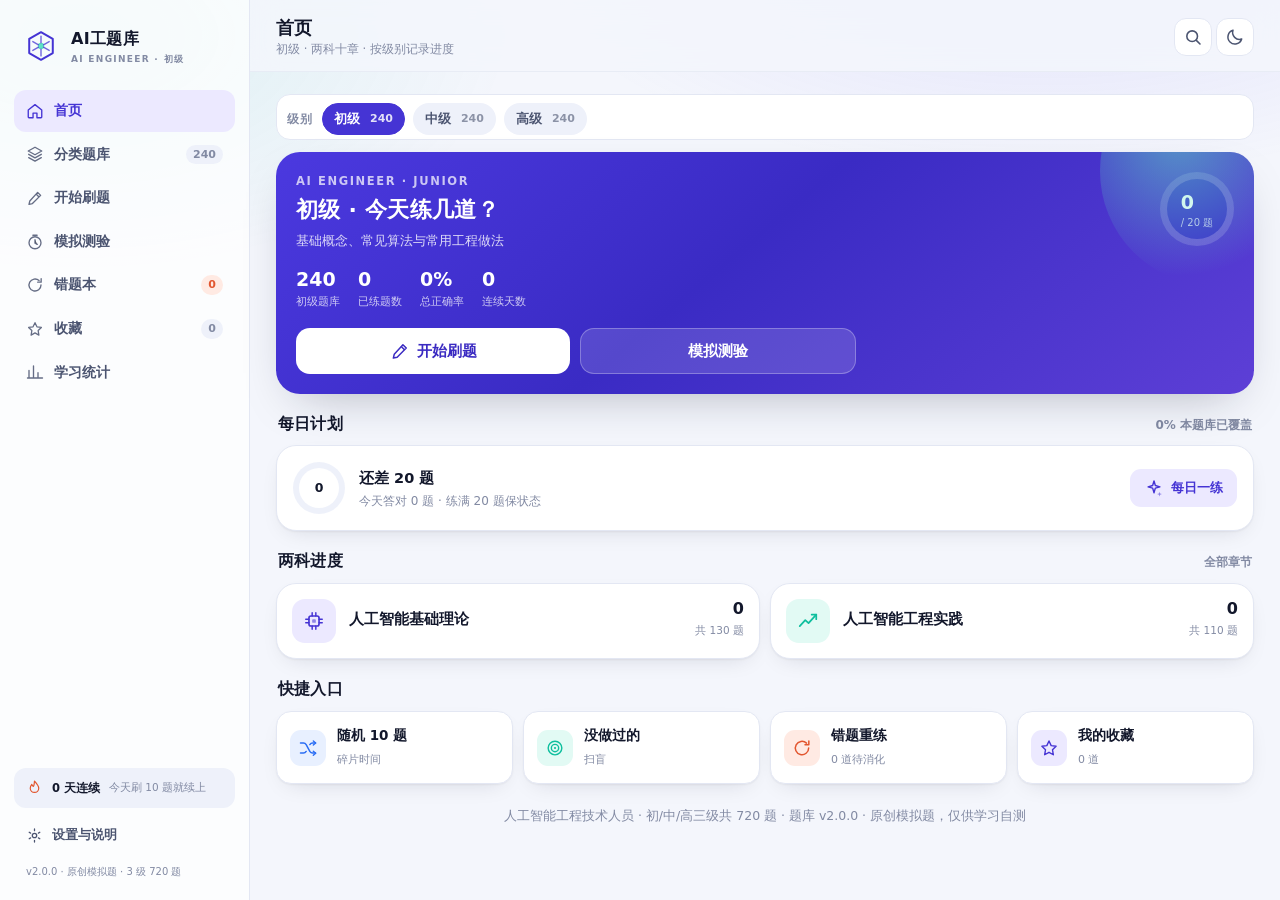
<file: index.html>
<!DOCTYPE html>
<html lang="zh-CN" data-theme="light">
<head>
<meta charset="UTF-8">
<meta name="viewport" content="width=device-width, initial-scale=1.0, viewport-fit=cover">
<meta name="theme-color" content="#4534d4">
<meta name="mobile-web-app-capable" content="yes">
<meta name="apple-mobile-web-app-capable" content="yes">
<meta name="apple-mobile-web-app-status-bar-style" content="default">
<meta name="apple-mobile-web-app-title" content="AI工题库">
<meta name="description" content="人工智能工程技术人员初中高级原创模拟题库：每级两科十章，支持章节练习、随机刷题、模拟测验、错题本、收藏与学习统计，手机离线可用。">
<title>AI工题库 · 人工智能工程技术人员（初中高级）刷题</title>
<link rel="manifest" href="manifest.json">
<link rel="apple-touch-icon" href="assets/icons/icon-192.png">
<link rel="icon" href="data:image/svg+xml,%3Csvg xmlns='http://www.w3.org/2000/svg' viewBox='0 0 32 32'%3E%3Crect width='32' height='32' rx='9' fill='%234534d4'/%3E%3Cpath d='M16 7l7.5 4.3v9.4L16 25l-7.5-4.3v-9.4z' fill='none' stroke='%23fff' stroke-width='1.9' stroke-linejoin='round'/%3E%3Ccircle cx='16' cy='16' r='2.6' fill='%2360e0c0'/%3E%3C/svg%3E">
<link rel="stylesheet" href="assets/styles.css">
</head>
<body>
<div class="shell">
  <aside class="side" id="side" aria-label="主导航">
    <a class="brand" href="#/home">
      <span class="brand__mark" aria-hidden="true">
        <svg viewBox="0 0 40 40" fill="none">
          <path d="M20 5.5 32.4 12.6v14.8L20 34.5 7.6 27.4V12.6z" stroke="currentColor" stroke-width="2.1" stroke-linejoin="round"/>
          <circle cx="20" cy="20" r="3.4" fill="#5fe3c3"/>
          <path d="M20 9.6v6.9M20 23.5v6.9M11.4 15.3l6 3.4M22.6 21.3l6 3.4M28.6 15.3l-6 3.4M17.4 21.3l-6 3.4" stroke="currentColor" stroke-width="1.5" stroke-linecap="round" opacity=".75"/>
        </svg>
      </span>
      <span class="brand__text"><b>AI工题库</b><small id="brandSub">AI ENGINEER · JUNIOR</small></span>
    </a>
    <nav class="side__nav" id="sideNav">
      <a href="#/home" data-nav="home"><i data-icon="home"></i><span>首页</span></a>
      <a href="#/bank" data-nav="bank"><i data-icon="layers"></i><span>分类题库</span><em id="navTotal">0</em></a>
      <a href="#/practice?scope=random&count=20" data-nav="practice"><i data-icon="pen"></i><span>开始刷题</span></a>
      <a href="#/test" data-nav="test"><i data-icon="timer"></i><span>模拟测验</span></a>
      <a href="#/wrong" data-nav="wrong"><i data-icon="rotate"></i><span>错题本</span><em class="em--warn" id="navWrong">0</em></a>
      <a href="#/fav" data-nav="fav"><i data-icon="star"></i><span>收藏</span><em id="navFav">0</em></a>
      <a href="#/stats" data-nav="stats"><i data-icon="chart"></i><span>学习统计</span></a>
    </nav>
    <div class="side__foot">
      <div class="streak"><i data-icon="flame"></i><b><span id="sideStreak">0</span> 天连续</b><small>今天刷 10 题就续上</small></div>
      <a href="#/settings" data-nav="settings"><i data-icon="gear"></i><span>设置与说明</span></a>
      <p class="ver" id="sideVer">原创模拟题</p>
    </div>
  </aside>

  <div class="main">
    <header class="bar">
      <div class="bar__title">
        <h1 id="vTitle">首页</h1>
        <p id="vSub">人工智能工程技术人员 · 初中高级</p>
      </div>
      <div class="bar__right">
        <button class="bar__btn" id="searchBtn" data-act="search" aria-label="搜索题目"><i data-icon="search"></i></button>
        <button class="bar__btn" id="themeBtn" data-act="theme" aria-label="切换深浅色"><i data-icon="moon"></i></button>
      </div>
    </header>
    <main class="view" id="view" tabindex="-1"></main>
  </div>
</div>

<nav class="tabbar" aria-label="底部导航">
  <a href="#/home" data-nav="home"><i data-icon="home"></i><span>首页</span></a>
  <a href="#/bank" data-nav="bank"><i data-icon="layers"></i><span>题库</span></a>
  <a href="#/practice?scope=random&count=20" data-nav="practice" class="tabbar__main"><i data-icon="pen"></i><span>刷题</span></a>
  <a href="#/wrong" data-nav="wrong"><i data-icon="rotate"></i><span>错题</span></a>
  <a href="#/stats" data-nav="stats"><i data-icon="chart"></i><span>数据</span></a>
</nav>

<div id="modalRoot"></div>
<div class="toastRoot" id="toastRoot" aria-live="polite"></div>

<noscript><div class="noscript">本页面需要启用 JavaScript 才能刷题。</div></noscript>

<script src="assets/questions.js"></script>
<script src="assets/app.js"></script>
</body>
</html>
</file>
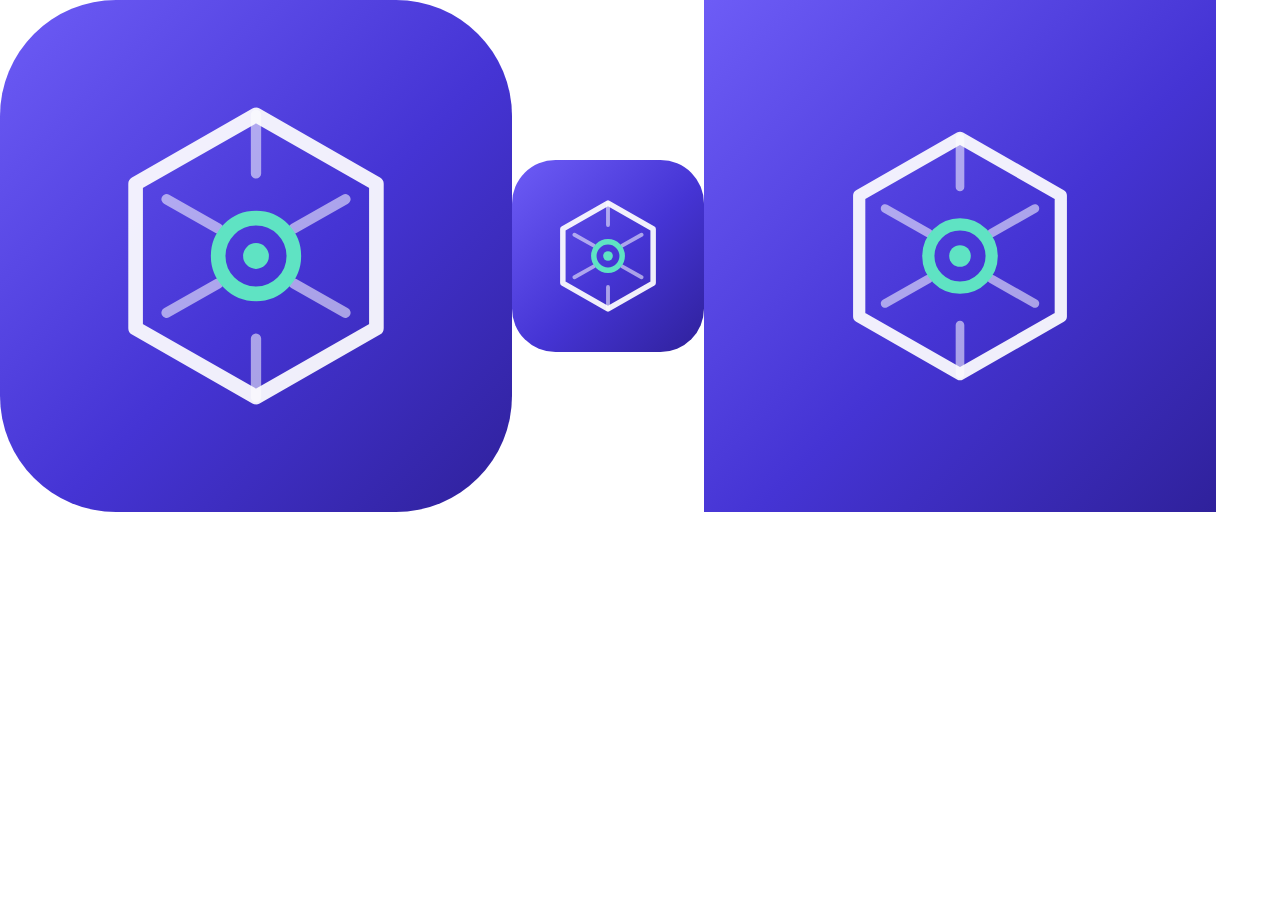
<file: tools/icon.html>
<!DOCTYPE html>
<html>
<head><meta charset="utf-8"><style>
  body{margin:0;background:transparent;display:flex;gap:0;flex-wrap:wrap}
  .wrap{display:flex;align-items:center;justify-content:center}
  .i{display:block}
</style></head>
<body>
<div class="wrap"><div class="i" id="i512" style="width:512px;height:512px"></div></div>
<div class="wrap"><div class="i" id="i192" style="width:192px;height:192px"></div></div>
<div class="wrap"><div class="i" id="imask" style="width:512px;height:512px"></div></div>
<script>
function svg(pad){
  return '<svg xmlns="http://www.w3.org/2000/svg" viewBox="0 0 512 512">'+
    '<defs><linearGradient id="g" x1="0" y1="0" x2="1" y2="1">'+
      '<stop offset="0" stop-color="#6d5cf6"/><stop offset="55%" stop-color="#4534d4"/><stop offset="100%" stop-color="#2f219b"/>'+
    '</linearGradient></defs>'+
    '<rect width="512" height="512" rx="'+(pad?0:116)+'" fill="url(#g)"/>'+
    '<g transform="translate(256 256) scale('+(pad?0.72:0.86)+') translate(-256 -256)">'+
      '<path d="M256 92 396 172v168L256 420 116 340V172z" fill="none" stroke="rgba(255,255,255,.92)" stroke-width="17" stroke-linejoin="round"/>'+
      '<path d="M256 92v68M256 352v68M152 190l60 34M300 288l60 34M360 190l-60 34M212 288l-60 34" stroke="rgba(255,255,255,.55)" stroke-width="12" stroke-linecap="round"/>'+
      '<circle cx="256" cy="256" r="44" fill="none" stroke="#5fe3c3" stroke-width="17"/>'+
      '<circle cx="256" cy="256" r="15" fill="#5fe3c3"/>'+
    '</g></svg>';
}
document.getElementById('i512').innerHTML = svg(false);
document.getElementById('i192').innerHTML = svg(false);
document.getElementById('imask').innerHTML = svg(true);
</script>
</body></html>
</file>
<file: assets/styles.css>
/* AI工题库 · 移动优先样式 */
:root{
  --c-bg:#f4f6fc;
  --c-bg-soft:#eef1fa;
  --c-card:#ffffff;
  --c-card-2:#f8f9ff;
  --c-text:#12172b;
  --c-text-2:#4b5470;
  --c-text-3:#828aa3;
  --c-line:#e3e7f3;
  --c-brand:#4534d4;
  --c-brand-2:#6d5cf6;
  --c-brand-soft:#ece9ff;
  --c-accent:#0fbf9e;
  --c-accent-soft:#e2faf4;
  --c-warn:#e2562f;
  --c-warn-soft:#ffeae3;
  --c-info:#2a6df4;
  --c-info-soft:#e8f0ff;
  --c-ok:#12a56b;
  --shadow-1:0 1px 2px rgba(18,23,43,.05),0 8px 24px -12px rgba(18,23,43,.18);
  --shadow-2:0 18px 50px -22px rgba(18,23,43,.34);
  --r-l:20px; --r-m:15px; --r-s:10px;
  --f-main:"PingFang SC","HarmonyOS Sans SC","Microsoft YaHei","Source Han Sans SC",system-ui,-apple-system,"Segoe UI",sans-serif;
  --f-num:"SF Pro Display",ui-rounded,"Segoe UI",system-ui,sans-serif;
  --safe-b:env(safe-area-inset-bottom,0px);
}
[data-theme="dark"]{
  --c-bg:#0b0f1c;
  --c-bg-soft:#0f1526;
  --c-card:#151b2e;
  --c-card-2:#1a2138;
  --c-text:#eef1fb;
  --c-text-2:#a8b1cb;
  --c-text-3:#737d9b;
  --c-line:#252d47;
  --c-brand:#8b7bff;
  --c-brand-2:#a293ff;
  --c-brand-soft:#231f4d;
  --c-accent:#3fe0be;
  --c-accent-soft:#123a35;
  --c-warn:#ff8a66;
  --c-warn-soft:#3a1f18;
  --c-info:#6fa1ff;
  --c-info-soft:#182445;
  --c-ok:#3fd39a;
  --shadow-1:0 1px 2px rgba(0,0,0,.4),0 10px 30px -16px rgba(0,0,0,.7);
  --shadow-2:0 24px 60px -26px rgba(0,0,0,.9);
}
*{box-sizing:border-box;-webkit-tap-highlight-color:transparent}
html,body{margin:0;padding:0}
body{
  font-family:var(--f-main);background:var(--c-bg);color:var(--c-text);
  font-size:15px;line-height:1.6;-webkit-font-smoothing:antialiased;
  overscroll-behavior-y:contain;
}
body::before{
  content:"";position:fixed;inset:0;pointer-events:none;z-index:0;
  background:
    radial-gradient(900px 420px at 82% -8%,rgba(109,92,246,.14),transparent 60%),
    radial-gradient(700px 380px at 6% 4%,rgba(15,191,158,.10),transparent 62%);
}
[data-theme="dark"] body::before{
  background:
    radial-gradient(900px 420px at 82% -8%,rgba(139,123,255,.20),transparent 60%),
    radial-gradient(700px 380px at 6% 4%,rgba(63,224,190,.10),transparent 62%);
}
a{color:inherit;text-decoration:none}
button{font:inherit;color:inherit;background:none;border:0;cursor:pointer}
h1,h2,h3,h4{margin:0;line-height:1.3}
p{margin:0}
i[data-icon]{display:inline-flex;width:20px;height:20px;flex:0 0 auto}
i[data-icon] svg{width:100%;height:100%}
.shell{position:relative;z-index:1;display:flex;min-height:100dvh}
/* ============================ 侧边栏（桌面） ============================ */
.side{display:none}
/* ============================ 主区 ============================ */
.main{flex:1;min-width:0;display:flex;flex-direction:column}
.bar{
  position:sticky;top:0;z-index:30;display:flex;align-items:center;gap:10px;
  padding:calc(10px + env(safe-area-inset-top,0px)) 16px 10px;
  background:color-mix(in srgb,var(--c-bg) 86%,transparent);
  backdrop-filter:blur(14px) saturate(1.2);
  border-bottom:1px solid color-mix(in srgb,var(--c-line) 70%,transparent);
}
.bar__title{flex:1;min-width:0}
.bar__title h1{font-size:18px;font-weight:750;letter-spacing:.2px;white-space:nowrap;overflow:hidden;text-overflow:ellipsis}
.bar__title p{font-size:11.5px;color:var(--c-text-3);margin-top:1px;white-space:nowrap;overflow:hidden;text-overflow:ellipsis}
.bar__right{display:flex;gap:4px}
.bar__btn{
  width:38px;height:38px;border-radius:12px;display:grid;place-items:center;
  color:var(--c-text-2);background:var(--c-card);border:1px solid var(--c-line);
}
.bar__btn:active{transform:scale(.94)}
.view{flex:1;padding:16px 16px calc(96px + var(--safe-b));max-width:1080px;width:100%;margin:0 auto;outline:0}
@media(min-width:520px){ .view{padding:20px 24px 40px} }
/* ============================ 底部导航（手机） ============================ */
.tabbar{
  position:fixed;left:0;right:0;bottom:0;z-index:40;display:flex;
  align-items:flex-end;justify-content:space-around;
  padding:8px 6px calc(6px + var(--safe-b));
  background:color-mix(in srgb,var(--c-card) 92%,transparent);
  backdrop-filter:blur(18px) saturate(1.3);
  border-top:1px solid var(--c-line);
}
.tabbar a{
  flex:1;display:flex;flex-direction:column;align-items:center;gap:3px;
  padding:4px 2px;border-radius:12px;color:var(--c-text-3);font-size:10.5px;font-weight:600;
}
.tabbar a i{width:23px;height:23px}
.tabbar a[aria-current="page"]{color:var(--c-brand)}
.tabbar__main{margin-top:-20px}
.tabbar__main i{
  width:48px;height:48px;padding:12px;border-radius:50%;
  background:linear-gradient(150deg,var(--c-brand-2),var(--c-brand));color:#fff;
  box-shadow:0 10px 22px -8px color-mix(in srgb,var(--c-brand) 70%,transparent);
}
.tabbar__main[aria-current="page"]{color:var(--c-brand)}
/* ============================ 通用组件 ============================ */
.card{background:var(--c-card);border:1px solid var(--c-line);border-radius:var(--r-l);box-shadow:var(--shadow-1)}
.sect{margin-top:20px}
.sect__head{display:flex;align-items:baseline;justify-content:space-between;gap:12px;margin-bottom:10px;padding:0 2px}
.sect__head h2{font-size:15.5px;font-weight:750;letter-spacing:.2px}
.sect__head a,.sect__head span{font-size:12px;color:var(--c-text-3);font-weight:600}
.grid{display:grid;gap:10px}
.btn{
  display:inline-flex;align-items:center;justify-content:center;gap:7px;
  min-height:46px;padding:0 18px;border-radius:14px;font-weight:700;font-size:15px;
  border:1px solid transparent;transition:transform .12s ease,filter .12s ease;
}
.btn:active{transform:scale(.97)}
.btn--primary{background:linear-gradient(150deg,var(--c-brand-2),var(--c-brand));color:#fff;box-shadow:0 12px 24px -12px color-mix(in srgb,var(--c-brand) 80%,transparent)}
.btn--ghost{background:var(--c-card);border-color:var(--c-line);color:var(--c-text)}
.btn--soft{background:var(--c-brand-soft);color:var(--c-brand)}
.btn--sm{min-height:38px;padding:0 13px;font-size:13px;border-radius:11px}
.btn--block{display:flex;width:100%}
.btn[disabled]{opacity:.5;pointer-events:none}
.chip{
  display:inline-flex;align-items:center;gap:5px;padding:5px 11px;border-radius:999px;
  background:var(--c-card);border:1px solid var(--c-line);font-size:12.5px;font-weight:600;color:var(--c-text-2);
}
.chip--on{background:var(--c-brand);border-color:var(--c-brand);color:#fff}
.chiprow{display:flex;gap:8px;overflow-x:auto;padding:2px 2px 6px;scrollbar-width:none}
.chiprow::-webkit-scrollbar{display:none}
.chip__n{font-family:var(--f-num);font-size:11px;font-weight:700;opacity:.6;margin-left:5px}
.chip--on .chip__n{opacity:.85}
.levelbar{
  display:flex;align-items:center;gap:10px;margin-bottom:12px;
  padding:8px 10px 4px;border-radius:14px;background:var(--c-card);border:1px solid var(--c-line);
}
.levelbar__label{font-size:11.5px;font-weight:800;letter-spacing:.5px;color:var(--c-text-3);flex:0 0 auto}
.levelbar .chiprow{flex:1;padding:0}
.levelbar .chip{background:var(--c-bg-soft);border-color:transparent}
.levelbar .chip--on{background:var(--c-brand);border-color:var(--c-brand);color:#fff}
.hist__lv{font-style:normal;font-size:10.5px;font-weight:700;padding:1px 6px;border-radius:6px;background:var(--c-brand-soft);color:var(--c-brand);flex:0 0 auto}
.badge{display:inline-flex;align-items:center;padding:2px 7px;border-radius:6px;font-size:11px;font-weight:700;letter-spacing:.2px}
.badge--brand{background:var(--c-brand-soft);color:var(--c-brand)}
.badge--ok{background:var(--c-accent-soft);color:var(--c-accent)}
.badge--warn{background:var(--c-warn-soft);color:var(--c-warn)}
.badge--info{background:var(--c-info-soft);color:var(--c-info)}
.muted{color:var(--c-text-3)}
.small{font-size:12.5px}
.num{font-family:var(--f-num);font-variant-numeric:tabular-nums}
.bar-line{height:7px;border-radius:99px;background:var(--c-bg-soft);overflow:hidden}
.bar-line>i{display:block;height:100%;border-radius:99px;background:linear-gradient(90deg,var(--c-brand-2),var(--c-accent));transition:width .45s cubic-bezier(.2,.8,.2,1)}
.empty{padding:44px 18px;text-align:center;color:var(--c-text-3)}
.empty i{width:40px;height:40px;margin:0 auto 10px;color:var(--c-text-3);opacity:.6}
.empty b{display:block;color:var(--c-text);font-size:15px;margin-bottom:4px}
/* ============================ 首页 ============================ */
.hero{
  position:relative;overflow:hidden;border-radius:24px;padding:20px;
  background:linear-gradient(140deg,#4b39df 0%,#3a2bc4 46%,#5d3fd6 100%);
  color:#fff;box-shadow:var(--shadow-2);
}
.hero::after{
  content:"";position:absolute;width:230px;height:230px;right:-76px;top:-96px;border-radius:50%;
  background:radial-gradient(circle at 34% 34%,rgba(95,227,195,.55),transparent 66%);
}
.hero__top{display:flex;justify-content:space-between;align-items:flex-start;gap:12px;position:relative}
.hero__kicker{font-size:11.5px;letter-spacing:1.6px;text-transform:uppercase;opacity:.72;font-weight:700}
.hero__title{font-size:22px;font-weight:800;margin-top:6px;letter-spacing:.3px}
.hero__desc{font-size:12.5px;opacity:.82;margin-top:6px;max-width:30ch}
.hero__ring{
  --p:0;width:74px;height:74px;border-radius:50%;display:grid;place-items:center;flex:0 0 auto;
  background:conic-gradient(#5fe3c3 calc(var(--p)*1%),rgba(255,255,255,.16) 0);
  position:relative;
}
.hero__ring::before{content:"";position:absolute;inset:7px;border-radius:50%;background:#3d2fcb}
.hero__ring b{position:relative;font-family:var(--f-num);font-size:19px;font-weight:800}
.hero__ring small{position:relative;font-size:10px;opacity:.72;display:block;text-align:center;margin-top:-2px}
.hero__stats{display:flex;gap:18px;margin-top:18px;position:relative}
.hero__stats div{display:flex;flex-direction:column}
.hero__stats b{font-family:var(--f-num);font-size:19px;font-weight:800;line-height:1.1}
.hero__stats span{font-size:11px;opacity:.74;margin-top:3px}
.hero__cta{display:flex;gap:10px;margin-top:18px;position:relative}
.hero__cta .btn{flex:1;background:#fff;color:#3b2bc2;border:0;font-size:15px}
.hero__cta .btn--line{background:rgba(255,255,255,.14);color:#fff;border:1px solid rgba(255,255,255,.28)}
.quick{display:grid;grid-template-columns:1fr 1fr;gap:10px;margin-top:12px}
.quick a{display:flex;align-items:center;gap:11px;padding:13px;border-radius:var(--r-m);background:var(--c-card);border:1px solid var(--c-line);box-shadow:var(--shadow-1)}
.quick a:active{transform:scale(.98)}
.quick a i{width:36px;height:36px;padding:8px;border-radius:11px;background:var(--c-brand-soft);color:var(--c-brand)}
.quick a[data-tone="teal"] i{background:var(--c-accent-soft);color:var(--c-accent)}
.quick a[data-tone="blue"] i{background:var(--c-info-soft);color:var(--c-info)}
.quick a[data-tone="warn"] i{background:var(--c-warn-soft);color:var(--c-warn)}
.quick b{display:block;font-size:13.5px}
.quick small{font-size:11px;color:var(--c-text-3)}
.daily{display:flex;align-items:center;gap:14px;padding:16px;border-radius:var(--r-l);background:var(--c-card);border:1px solid var(--c-line);box-shadow:var(--shadow-1)}
.daily__ring{width:52px;height:52px;border-radius:50%;display:grid;place-items:center;position:relative;background:conic-gradient(var(--c-accent) calc(var(--p)*1%),var(--c-bg-soft) 0);flex:0 0 auto}
.daily__ring::before{content:"";position:absolute;inset:6px;border-radius:50%;background:var(--c-card)}
.daily__ring b{position:relative;font-family:var(--f-num);font-size:12.5px}
.daily__body{flex:1;min-width:0}
.daily__body b{font-size:14.5px}
.daily__body p{font-size:12px;color:var(--c-text-3);margin-top:2px}
/* 科目卡 */
.subj{display:grid;gap:10px}
.subj__card{display:flex;align-items:center;gap:13px;padding:15px;border-radius:var(--r-l);background:var(--c-card);border:1px solid var(--c-line);box-shadow:var(--shadow-1)}
.subj__card:active{transform:scale(.99)}
.subj__ico{width:44px;height:44px;border-radius:13px;display:grid;place-items:center;background:var(--c-brand-soft);color:var(--c-brand);flex:0 0 auto}
.subj__card[data-subject="practice"] .subj__ico{background:var(--c-accent-soft);color:var(--c-accent)}
.subj__ico i{width:22px;height:22px}
.subj__body{flex:1;min-width:0}
.subj__body b{font-size:14.5px;display:flex;align-items:center;gap:6px}
.subj__body p{font-size:11.5px;color:var(--c-text-3);margin-top:2px}
.subj__meter{margin-top:8px}
.subj__num{text-align:right;flex:0 0 auto}
.subj__num b{font-family:var(--f-num);font-size:16px;display:block;line-height:1.1}
.subj__num small{font-size:10.5px;color:var(--c-text-3)}
/* ============================ 分类题库 ============================ */
.chapter{display:flex;align-items:center;gap:12px;padding:14px;border-radius:var(--r-m);background:var(--c-card);border:1px solid var(--c-line);box-shadow:var(--shadow-1);margin-bottom:9px}
.chapter:active{transform:scale(.99)}
.chapter__ico{width:38px;height:38px;border-radius:11px;display:grid;place-items:center;background:var(--c-bg-soft);color:var(--c-brand);flex:0 0 auto}
.chapter__body{flex:1;min-width:0}
.chapter__body h3{font-size:14px;font-weight:700;display:flex;align-items:center;gap:6px}
.chapter__body p{font-size:11.5px;color:var(--c-text-3);margin-top:2px;overflow:hidden;text-overflow:ellipsis;white-space:nowrap}
.chapter__meter{display:flex;align-items:center;gap:8px;margin-top:7px}
.chapter__meter .bar-line{flex:1}
.chapter__meter small{font-family:var(--f-num);font-size:11px;color:var(--c-text-3);min-width:44px;text-align:right}
.chapter__go{width:26px;height:26px;color:var(--c-text-3)}
/* ============================ 练习器 ============================ */
.practice{padding-bottom:20px}
.pbar{position:sticky;top:calc(54px + env(safe-area-inset-top,0px));z-index:20;background:color-mix(in srgb,var(--c-bg) 92%,transparent);backdrop-filter:blur(10px);padding:6px 0 10px;margin:-6px 0 6px}
.pbar__row{display:flex;align-items:center;justify-content:space-between;gap:10px;font-size:12px;color:var(--c-text-3);font-weight:600;margin-bottom:7px}
.pbar__row b{font-family:var(--f-num);color:var(--c-text);font-size:13px}
.pbar__row .pbar__right{display:flex;align-items:center;gap:10px}
.pbar__exit{color:var(--c-text-3);width:26px;height:26px}
.qcard{padding:18px 16px;border-radius:var(--r-l);background:var(--c-card);border:1px solid var(--c-line);box-shadow:var(--shadow-1)}
.qcard__meta{display:flex;flex-wrap:wrap;gap:6px;margin-bottom:11px}
.qstem{font-size:16.5px;line-height:1.62;font-weight:600;letter-spacing:.1px;word-break:break-word}
.qstem--lg{font-size:18px}
.opts{display:grid;gap:9px;margin-top:16px}
.opt{
  display:flex;align-items:flex-start;gap:11px;padding:13px 14px;border-radius:14px;
  border:1.5px solid var(--c-line);background:var(--c-card-2);text-align:left;width:100%;
  transition:border-color .15s,background .15s,transform .1s;
}
.opt:active{transform:scale(.995)}
.opt__key{
  width:24px;height:24px;border-radius:8px;display:grid;place-items:center;flex:0 0 auto;
  font-family:var(--f-num);font-weight:800;font-size:12.5px;
  background:var(--c-card);border:1px solid var(--c-line);color:var(--c-text-2);margin-top:1px;
}
.opt__txt{flex:1;font-size:15px;line-height:1.55;word-break:break-word}
.opt--sel{border-color:var(--c-brand);background:var(--c-brand-soft)}
.opt--sel .opt__key{background:var(--c-brand);border-color:var(--c-brand);color:#fff}
.opt--right{border-color:var(--c-ok);background:var(--c-accent-soft)}
.opt--right .opt__key{background:var(--c-ok);border-color:var(--c-ok);color:#fff}
.opt--wrong{border-color:var(--c-warn);background:var(--c-warn-soft)}
.opt--wrong .opt__key{background:var(--c-warn);border-color:var(--c-warn);color:#fff}
.opt__flag{font-size:11px;font-weight:800;color:var(--c-ok);margin-top:3px}
.opt--wrong .opt__flag{color:var(--c-warn)}
.opt__mark{width:18px;height:18px;flex:0 0 auto;align-self:center;color:var(--c-ok)}
.opt__mark svg{width:100%;height:100%}
.opt__mark--bad{color:var(--c-warn)}
.explain{
  margin-top:14px;padding:14px;border-radius:var(--r-m);
  background:var(--c-bg-soft);border:1px dashed var(--c-line);
}
.explain__head{display:flex;align-items:center;gap:7px;font-weight:800;font-size:13px;margin-bottom:6px}
.explain__head i{width:17px;height:17px;color:var(--c-accent)}
.explain p{font-size:14px;line-height:1.65;color:var(--c-text-2)}
.explain--bad .explain__head{color:var(--c-warn)}
.explain--bad .explain__head i{color:var(--c-warn)}
.result{
  margin-top:14px;padding:13px 14px;border-radius:var(--r-m);display:flex;align-items:center;gap:10px;
  font-weight:700;font-size:14px;
}
.result--ok{background:var(--c-accent-soft);color:var(--c-ok)}
.result--no{background:var(--c-warn-soft);color:var(--c-warn)}
.pfoot{position:sticky;bottom:calc(8px + var(--safe-b));z-index:20;display:flex;gap:10px;margin-top:16px;padding:10px;border-radius:18px;background:color-mix(in srgb,var(--c-card) 94%,transparent);border:1px solid var(--c-line);box-shadow:var(--shadow-2);backdrop-filter:blur(12px)}
.pfoot .btn{flex:1}
.pfoot .btn--icon{flex:0 0 46px;padding:0}
.toolrow{display:flex;gap:8px;margin-top:12px;flex-wrap:wrap}
.toolrow .chip{padding:6px 10px}
/* 结果页 */
.done{padding:26px 18px;border-radius:24px;background:linear-gradient(150deg,var(--c-brand-2),var(--c-brand));color:#fff;text-align:center;box-shadow:var(--shadow-2)}
.done__score{font-family:var(--f-num);font-size:44px;font-weight:850;line-height:1.05;margin-top:12px}
.done__score span{font-size:17px;opacity:.7;font-weight:700}
.done h2{font-size:16px;font-weight:700;opacity:.92}
.done__sub{font-size:12.5px;opacity:.78;margin-top:6px}
.done__stats{display:flex;justify-content:center;gap:22px;margin-top:18px}
.done__stats div{text-align:center}
.done__stats b{display:block;font-family:var(--f-num);font-size:17px;font-weight:800}
.done__stats span{font-size:11px;opacity:.75}
.done__acts{display:flex;gap:10px;margin-top:20px}
.done__acts .btn{flex:1;background:#fff;color:#3b2bc2}
.done__acts .btn--line{background:rgba(255,255,255,.14);color:#fff;border:1px solid rgba(255,255,255,.3)}
.wronglist{margin-top:14px;display:grid;gap:9px}
.wrongitem{padding:13px 14px;border-radius:var(--r-m);background:var(--c-card);border:1px solid var(--c-line)}
.wrongitem__top{display:flex;gap:8px;align-items:center;margin-bottom:5px}
.wrongitem p{font-size:13.5px;line-height:1.55;color:var(--c-text-2);display:-webkit-box;-webkit-line-clamp:2;-webkit-box-orient:vertical;overflow:hidden}
/* ============================ 列表 / 统计 ============================ */
.statgrid{display:grid;grid-template-columns:repeat(2,1fr);gap:10px}
.stat{padding:14px;border-radius:var(--r-m);background:var(--c-card);border:1px solid var(--c-line)}
.stat b{display:block;font-family:var(--f-num);font-size:23px;font-weight:800;line-height:1.15}
.stat span{font-size:11.5px;color:var(--c-text-3)}
.acchead{display:flex;align-items:center;gap:10px;padding:13px 14px;border-radius:var(--r-m);background:var(--c-card);border:1px solid var(--c-line);margin-bottom:10px}
.acchead b{flex:1;font-size:14px}
.acchead span{font-family:var(--f-num);font-size:13px;color:var(--c-text-3)}
.chartcard{padding:16px;border-radius:var(--r-l);background:var(--c-card);border:1px solid var(--c-line);box-shadow:var(--shadow-1)}
.chartrow{display:flex;align-items:center;gap:10px;margin-top:12px}
.chartrow:first-child{margin-top:0}
.chartrow__label{width:86px;font-size:11.5px;color:var(--c-text-2);flex:0 0 auto;overflow:hidden;text-overflow:ellipsis;white-space:nowrap}
.chartrow__bar{flex:1;height:9px;border-radius:99px;background:var(--c-bg-soft);overflow:hidden}
.chartrow__bar i{display:block;height:100%;border-radius:99px;background:linear-gradient(90deg,var(--c-brand-2),var(--c-brand))}
.chartrow__val{width:44px;text-align:right;font-family:var(--f-num);font-size:11.5px;color:var(--c-text-3)}
.hist{display:flex;align-items:center;gap:10px;padding:11px 0;border-bottom:1px solid var(--c-line);font-size:12.5px}
.hist:last-child{border-bottom:0}
.hist b{font-family:var(--f-num);font-size:13px}
/* ============================ 弹层 ============================ */
.sheet{
  position:fixed;inset:0;z-index:80;display:flex;align-items:flex-end;justify-content:center;
  background:rgba(10,14,28,.42);backdrop-filter:blur(3px);padding:0;animation:fade .18s ease;
}
.sheet__panel{
  width:100%;max-width:560px;max-height:86dvh;overflow:auto;background:var(--c-card);
  border-radius:22px 22px 0 0;padding:16px 16px calc(20px + var(--safe-b));
  box-shadow:var(--shadow-2);animation:up .24s cubic-bezier(.2,.9,.2,1);
}
.sheet__head{display:flex;align-items:center;gap:10px;margin-bottom:12px}
.sheet__head h3{flex:1;font-size:16px}
.sheet__close{width:32px;height:32px;border-radius:10px;display:grid;place-items:center;background:var(--c-bg-soft);color:var(--c-text-2)}
.sheet__panel .field{margin-top:12px}
.field__label{font-size:12px;font-weight:700;color:var(--c-text-2);margin-bottom:6px;display:flex;justify-content:space-between;align-items:center}
.field__label small{font-weight:600;color:var(--c-text-3)}
select,input[type="date"],input[type="text"]{
  width:100%;min-height:44px;padding:0 12px;border-radius:12px;border:1px solid var(--c-line);
  background:var(--c-card-2);color:var(--c-text);font-size:14.5px;
}
input[type="range"]{width:100%;accent-color:var(--c-brand)}
.switch{display:flex;align-items:center;gap:10px;padding:11px 0}
.switch__track{width:44px;height:26px;border-radius:99px;background:var(--c-line);position:relative;transition:background .18s}
.switch__track::after{content:"";position:absolute;top:3px;left:3px;width:20px;height:20px;border-radius:50%;background:#fff;box-shadow:0 1px 3px rgba(0,0,0,.3);transition:transform .18s}
.switch--on .switch__track{background:var(--c-brand)}
.switch--on .switch__track::after{transform:translateX(18px)}
.switch__label{flex:1;font-size:14px}
.searchbox{display:flex;gap:8px;align-items:center;padding:0 12px;border-radius:12px;background:var(--c-card-2);border:1px solid var(--c-line);min-height:44px}
.searchbox i{color:var(--c-text-3);width:18px;height:18px}
.searchbox input{border:0;background:transparent;min-height:0;padding:0;font-size:14.5px}
.searchbox input:focus{outline:0}
.toastRoot{position:fixed;left:50%;bottom:calc(100px + var(--safe-b));transform:translateX(-50%);z-index:100;display:flex;flex-direction:column;gap:8px;align-items:center;pointer-events:none}
.toast{
  padding:10px 16px;border-radius:12px;background:rgba(23,28,48,.94);color:#fff;font-size:13px;font-weight:600;
  box-shadow:var(--shadow-2);animation:up .2s ease;
}
.noscript{padding:40px;text-align:center}
@keyframes up{from{transform:translateY(14px);opacity:0}to{transform:none;opacity:1}}
@keyframes fade{from{opacity:0}to{opacity:1}}
/* ============================ 桌面增强 ============================ */
@media(min-width:960px){
  .tabbar{display:none}
  .side{
    display:flex;flex-direction:column;width:250px;flex:0 0 250px;gap:6px;
    padding:22px 14px 18px;position:sticky;top:0;height:100dvh;
    border-right:1px solid var(--c-line);background:color-mix(in srgb,var(--c-card) 72%,transparent);
  }
  .brand{display:flex;align-items:center;gap:11px;padding:4px 8px 18px}
  .brand__mark{width:38px;height:38px;color:var(--c-brand);flex:0 0 auto}
  .brand__mark svg{width:100%;height:100%}
  .brand__text b{display:block;font-size:16px;letter-spacing:.3px}
  .brand__text small{display:block;font-size:9px;letter-spacing:1.3px;color:var(--c-text-3);font-weight:700}
  .side__nav{display:flex;flex-direction:column;gap:2px}
  .side__nav a{
    display:flex;align-items:center;gap:10px;padding:10px 12px;border-radius:12px;
    font-size:13.5px;font-weight:600;color:var(--c-text-2);
  }
  .side__nav a i{width:18px;height:18px;opacity:.85}
  .side__nav a em{
    margin-left:auto;font-style:normal;font-family:var(--f-num);font-size:11px;font-weight:700;
    padding:1px 7px;border-radius:99px;background:var(--c-bg-soft);color:var(--c-text-3);
  }
  .side__nav a em.em--warn{background:var(--c-warn-soft);color:var(--c-warn)}
  .side__nav a:hover{background:var(--c-bg-soft);color:var(--c-text)}
  .side__nav a[aria-current="page"]{background:var(--c-brand-soft);color:var(--c-brand)}
  .side__nav a[aria-current="page"] i{opacity:1}
  .side__foot{margin-top:auto;display:flex;flex-direction:column;gap:8px}
  .streak{display:flex;align-items:center;gap:9px;padding:11px 12px;border-radius:12px;background:var(--c-bg-soft);font-size:12px}
  .streak i{width:17px;height:17px;color:var(--c-warn)}
  .streak small{color:var(--c-text-3);font-size:10.5px;display:block}
  .streak b{font-size:11.5px}
  .side__foot>a{display:flex;align-items:center;gap:9px;padding:9px 12px;border-radius:11px;font-size:12.5px;color:var(--c-text-2);font-weight:600}
  .side__foot>a i{width:17px;height:17px}
  .ver{font-size:10px;color:var(--c-text-3);padding:2px 12px}
  .bar{padding:16px 26px 12px}
  .bar__btn#menuBtn{display:none}
  .view{padding:22px 26px 40px}
  .grid--2{grid-template-columns:1fr 1fr}
  .hero__cta{max-width:560px}
  .quick{grid-template-columns:repeat(4,1fr)}
  .statgrid{grid-template-columns:repeat(4,1fr)}
  .qstem{font-size:17.5px}
  .subj{grid-template-columns:1fr 1fr}
  .pfoot{max-width:640px;margin-left:auto;margin-right:auto}
  .qcard{max-width:820px;margin:0 auto}
  .pbar{max-width:820px;margin:0 auto}
}
@media(prefers-reduced-motion:reduce){*{animation:none!important;transition:none!important}}
/* 窄屏（主流手机 360~430）防横向溢出 */
@media(max-width:430px){
  .hero{padding:18px 16px}
  .hero__title{font-size:20px}
  .hero__stats{gap:12px 16px;flex-wrap:wrap}
  .hero__cta{flex-direction:column}
  .hero__cta .btn{width:100%}
  .daily{flex-wrap:wrap}
  .daily__body{flex:1 1 160px}
  .daily .btn{width:100%;justify-content:center}
  .levelbar{padding:8px 8px 2px;gap:8px}
  .view{padding-left:14px;padding-right:14px}
  .subj__card,.chapter{padding:13px}
}
body{overflow-x:hidden}
</file>
